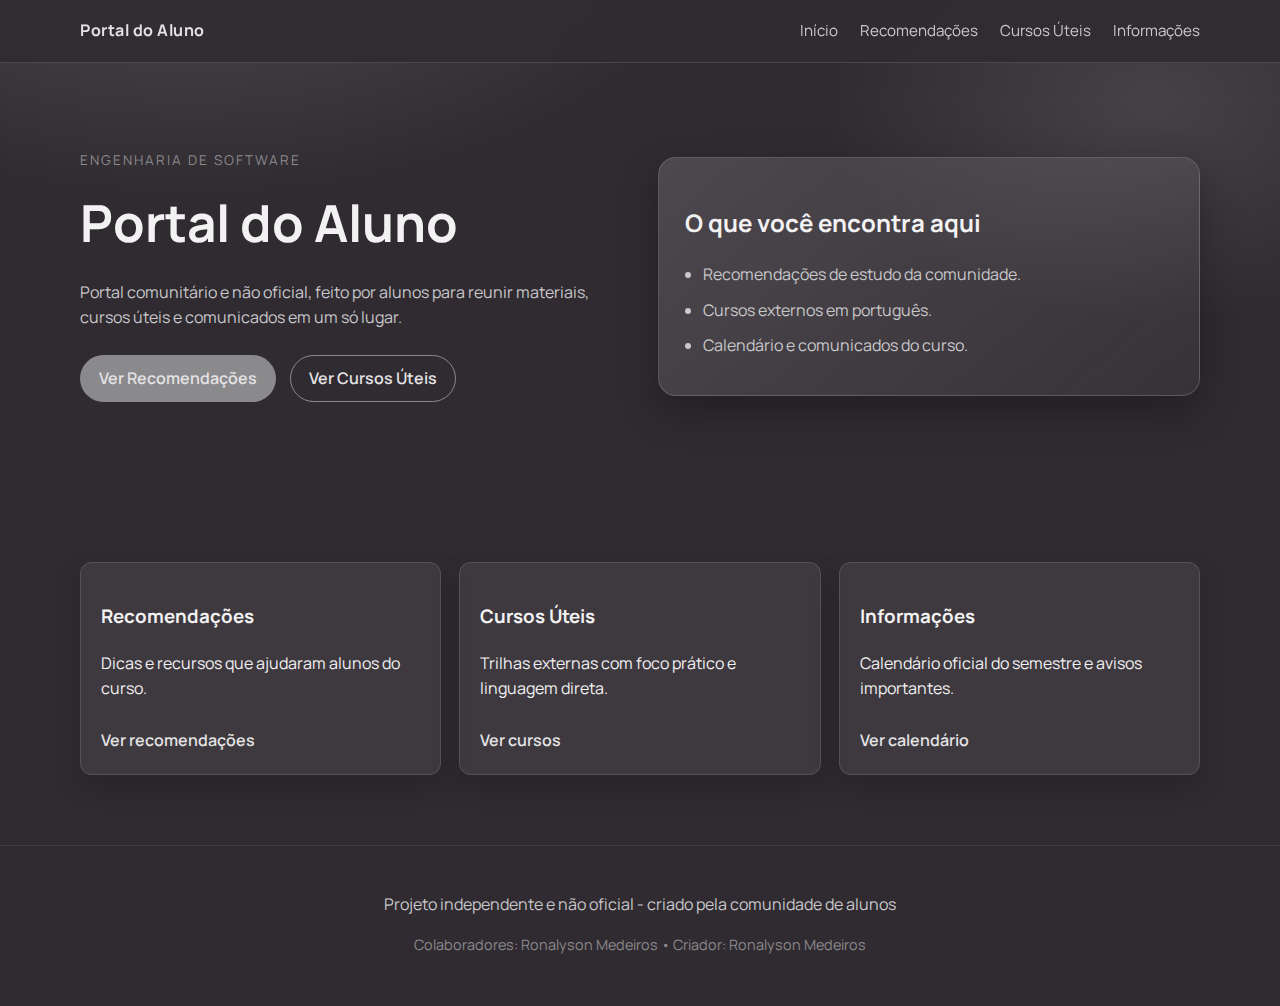
<file: index.html>
﻿<!doctype html>
<html lang="pt-BR">
  <head>
    <meta charset="UTF-8" />
    <meta name="viewport" content="width=device-width, initial-scale=1.0" />
    <title>Portal do Aluno | Engenharia de Software</title>
    <meta
      name="description"
      content="Portal comunitário e não oficial de Engenharia de Software com recomendações, cursos úteis e informações do curso."
    />
    <meta name="robots" content="index, follow" />
    <meta name="author" content="Ronalyson Medeiros" />
    <meta name="theme-color" content="#302b31" />
    <link rel="canonical" href="https://portaldoalunohub.ronalyson.dev/" />
    <meta property="og:title" content="Portal do Aluno | Engenharia de Software" />
    <meta
      property="og:description"
      content="Portal comunitário e não oficial de Engenharia de Software com recomendações, cursos úteis e informações do curso."
    />
    <meta property="og:type" content="website" />
    <meta property="og:url" content="https://portaldoalunohub.ronalyson.dev/" />
    <meta property="og:site_name" content="Portal do Aluno" />
    <meta property="og:locale" content="pt_BR" />
    <meta name="twitter:card" content="summary" />
    <meta name="twitter:title" content="Portal do Aluno | Engenharia de Software" />
    <meta
      name="twitter:description"
      content="Portal comunitário e não oficial de Engenharia de Software com recomendações, cursos úteis e informações do curso."
    />
    <link rel="preconnect" href="https://fonts.googleapis.com" />
    <link rel="preconnect" href="https://fonts.gstatic.com" crossorigin />
    <link
      href="https://fonts.googleapis.com/css2?family=Manrope:wght@300;400;500;600;700&display=swap"
      rel="stylesheet"
    />
    <link rel="stylesheet" href="style.css" />
  </head>
  <body>
    <header class="navbar">
      <div class="container navbar__content">
        <a class="logo" href="index.html">Portal do Aluno</a>
        <nav class="nav">
          <a class="nav__link" href="index.html">Início</a>
          <a class="nav__link" href="recomendacoes.html">Recomendações</a>
          <a class="nav__link" href="cursos.html">Cursos Úteis</a>
          <a class="nav__link" href="informacoes.html">Informações</a>
        </nav>
        <button class="nav__toggle" aria-label="Abrir menu">
          <span></span>
          <span></span>
          <span></span>
        </button>
      </div>
    </header>

    <main>
      <section class="hero">
        <div class="container hero__content">
          <div class="hero__text">
            <p class="eyebrow">Engenharia de Software</p>
            <h1>Portal do Aluno</h1>
            <p class="lead">
              Portal comunitário e não oficial, feito por alunos para reunir
              materiais, cursos úteis e comunicados em um só lugar.
            </p>
            <div class="hero__actions">
              <a class="btn btn--primary" href="recomendacoes.html">
                Ver Recomendações
              </a>
              <a class="btn btn--secondary" href="cursos.html">
                Ver Cursos Úteis
              </a>
            </div>
          </div>
          <div class="hero__panel">
            <h2>O que você encontra aqui</h2>
            <ul>
              <li>Recomendações de estudo da comunidade.</li>
              <li>Cursos externos em português.</li>
              <li>Calendário e comunicados do curso.</li>
            </ul>
          </div>
        </div>
      </section>

      <section class="section">
        <div class="container quick">
          <div class="quick__card">
            <h3>Recomendações</h3>
            <p>Dicas e recursos que ajudaram alunos do curso.</p>
            <a class="link" href="recomendacoes.html">Ver recomendações</a>
          </div>
          <div class="quick__card">
            <h3>Cursos Úteis</h3>
            <p>Trilhas externas com foco prático e linguagem direta.</p>
            <a class="link" href="cursos.html">Ver cursos</a>
          </div>
          <div class="quick__card">
            <h3>Informações</h3>
            <p>Calendário oficial do semestre e avisos importantes.</p>
            <a class="link" href="informacoes.html">Ver calendário</a>
          </div>
        </div>
      </section>
    </main>

    <footer class="footer">
      <div class="container">
        <p>Projeto independente e não oficial - criado pela comunidade de alunos</p>
        <p class="footer__meta">
          Colaboradores: Ronalyson Medeiros • Criador: Ronalyson Medeiros
        </p>
      </div>
    </footer>

    <script src="script.js"></script>
    <script type="application/ld+json">
      {
        "@context": "https://schema.org",
        "@type": "WebSite",
        "name": "Portal do Aluno",
        "url": "https://portaldoalunohub.ronalyson.dev/",
        "description": "Portal comunitário e não oficial de Engenharia de Software com recomendações, cursos úteis e informações do curso.",
        "inLanguage": "pt-BR",
        "creator": {
          "@type": "Person",
          "name": "Ronalyson Medeiros"
        }
      }
    </script>
  </body>
</html>
</file>
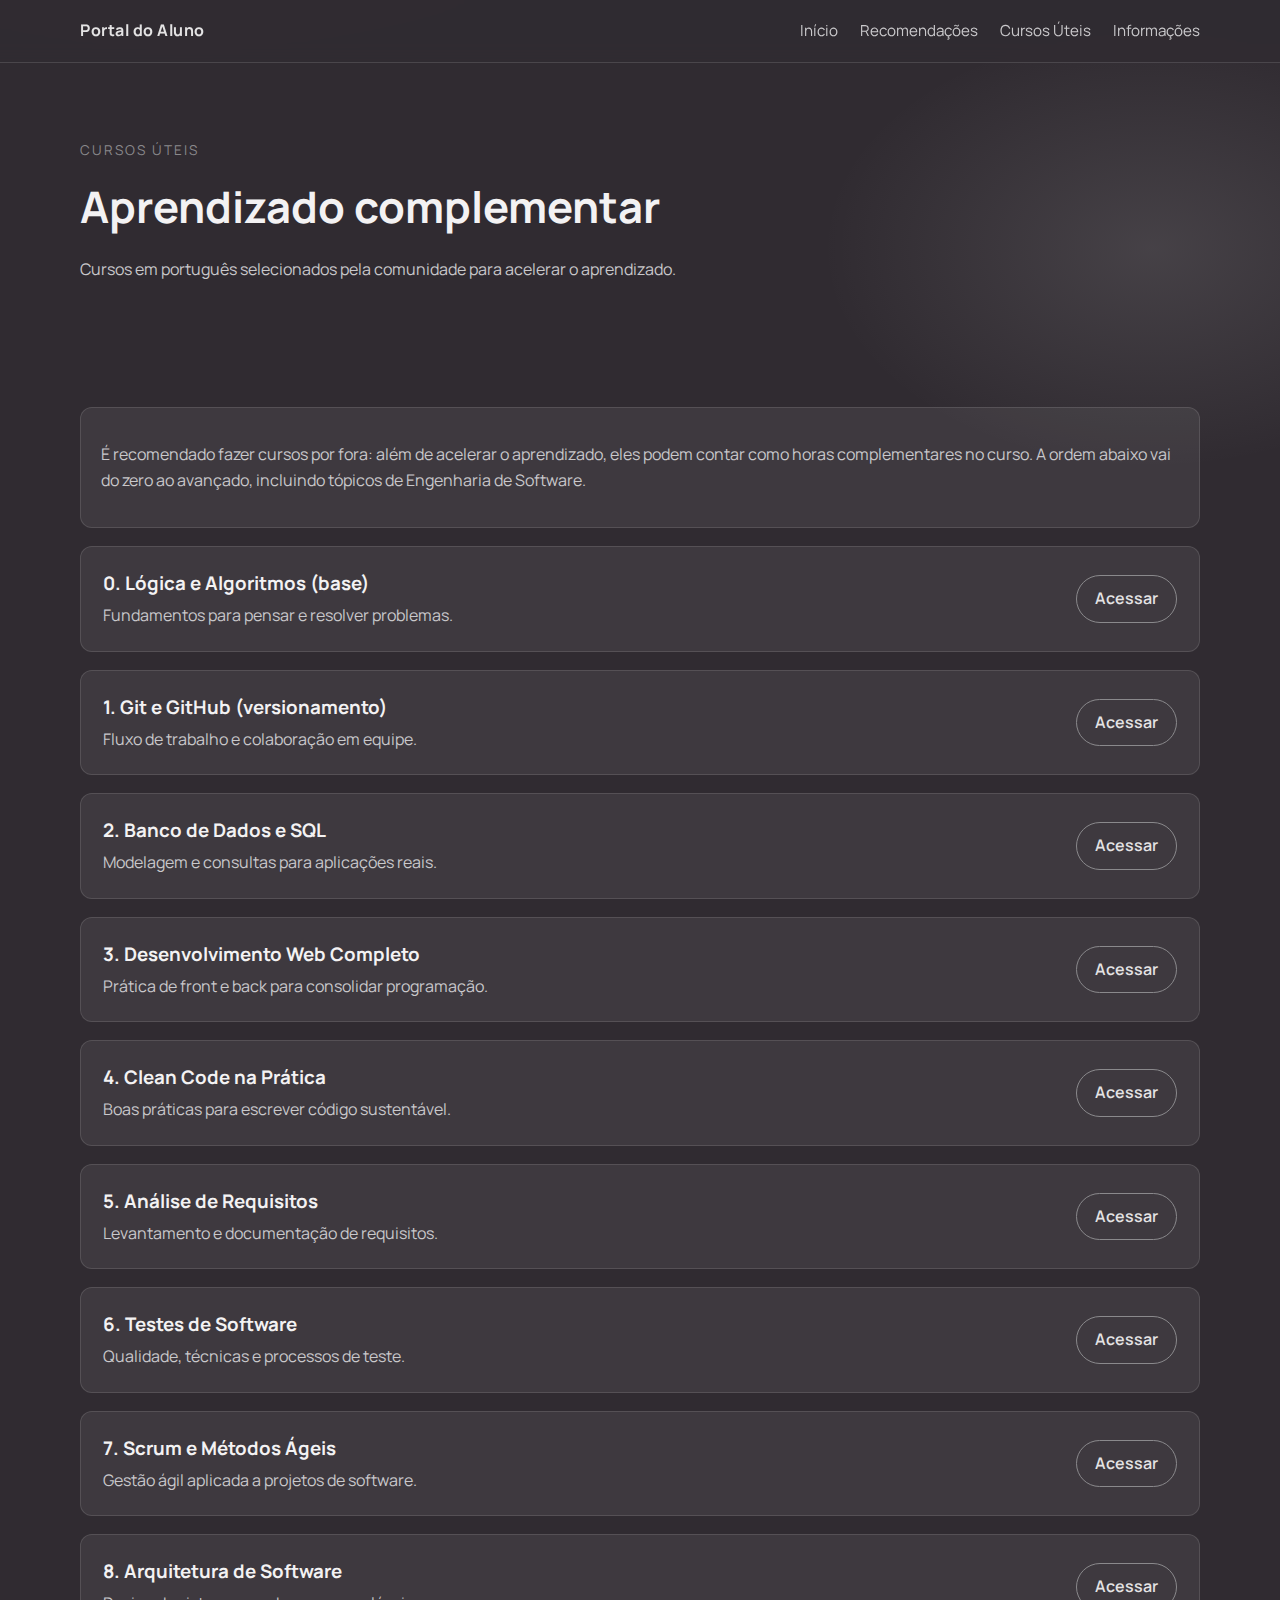
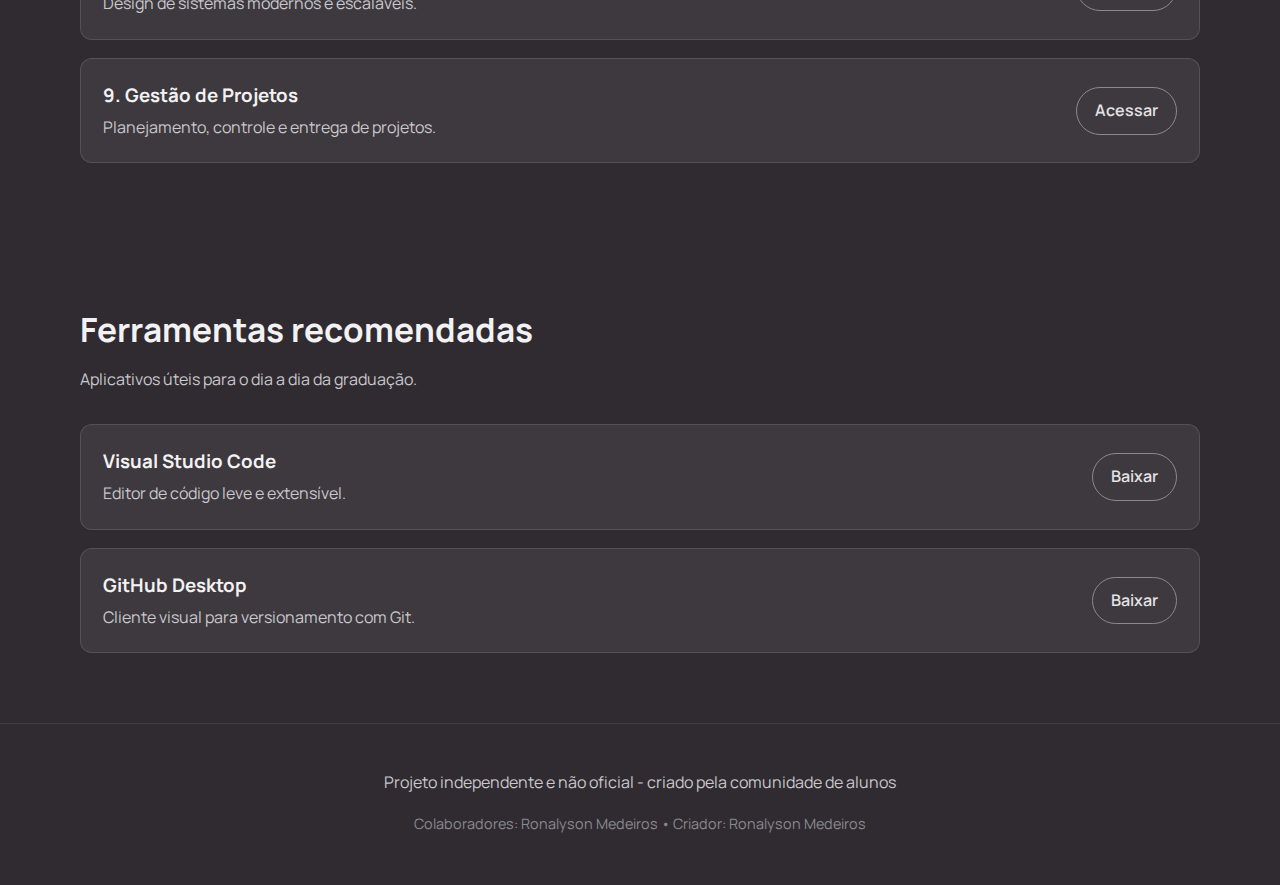
<file: cursos.html>
﻿<!doctype html>
<html lang="pt-BR">
  <head>
    <meta charset="UTF-8" />
    <meta name="viewport" content="width=device-width, initial-scale=1.0" />
    <title>Cursos Úteis | Portal do Aluno</title>
    <link rel="preconnect" href="https://fonts.googleapis.com" />
    <link rel="preconnect" href="https://fonts.gstatic.com" crossorigin />
    <link
      href="https://fonts.googleapis.com/css2?family=Manrope:wght@300;400;500;600;700&display=swap"
      rel="stylesheet"
    />
    <link rel="stylesheet" href="style.css" />
  </head>
  <body>
    <header class="navbar">
      <div class="container navbar__content">
        <a class="logo" href="index.html">Portal do Aluno</a>
        <nav class="nav">
          <a class="nav__link" href="index.html">Início</a>
          <a class="nav__link" href="recomendacoes.html">Recomendações</a>
          <a class="nav__link" href="cursos.html">Cursos Úteis</a>
          <a class="nav__link" href="informacoes.html">Informações</a>
        </nav>
        <button class="nav__toggle" aria-label="Abrir menu">
          <span></span>
          <span></span>
          <span></span>
        </button>
      </div>
    </header>

    <main>
      <section class="page-hero">
        <div class="container">
          <p class="eyebrow">Cursos Úteis</p>
          <h1>Aprendizado complementar</h1>
          <p class="lead">
            Cursos em português selecionados pela comunidade para acelerar o
            aprendizado.
          </p>
        </div>
      </section>

      <section class="section">
        <div class="container">
          <div class="list">
            <div class="note">
              <p>
                É recomendado fazer cursos por fora: além de acelerar o
                aprendizado, eles podem contar como horas complementares no
                curso. A ordem abaixo vai do zero ao avançado, incluindo tópicos
                de Engenharia de Software.
              </p>
            </div>
            <div class="list__item">
              <div>
                <h3>0. Lógica e Algoritmos (base)</h3>
                <p>Fundamentos para pensar e resolver problemas.</p>
              </div>
              <a
                class="btn btn--secondary"
                href="https://www.udemy.com/course/curso-algoritmos-logica-de-programacao/"
                target="_blank"
                rel="noreferrer"
              >
                Acessar
              </a>
            </div>
            <div class="list__item">
              <div>
                <h3>1. Git e GitHub (versionamento)</h3>
                <p>Fluxo de trabalho e colaboração em equipe.</p>
              </div>
              <a
                class="btn btn--secondary"
                href="https://www.udemy.com/course/git-e-github-do-zero-ao-avancado/"
                target="_blank"
                rel="noreferrer"
              >
                Acessar
              </a>
            </div>
            <div class="list__item">
              <div>
                <h3>2. Banco de Dados e SQL</h3>
                <p>Modelagem e consultas para aplicações reais.</p>
              </div>
              <a
                class="btn btn--secondary"
                href="https://www.udemy.com/course/bancos-de-dados-relacionais-basico-avancado/"
                target="_blank"
                rel="noreferrer"
              >
                Acessar
              </a>
            </div>
            <div class="list__item">
              <div>
                <h3>3. Desenvolvimento Web Completo</h3>
                <p>Prática de front e back para consolidar programação.</p>
              </div>
              <a
                class="btn btn--secondary"
                href="https://www.udemy.com/course/curso-desenvolvedor-web-completo/"
                target="_blank"
                rel="noreferrer"
              >
                Acessar
              </a>
            </div>
            <div class="list__item">
              <div>
                <h3>4. Clean Code na Prática</h3>
                <p>Boas práticas para escrever código sustentável.</p>
              </div>
              <a
                class="btn btn--secondary"
                href="https://www.udemy.com/course/clean-code-na-pratica/"
                target="_blank"
                rel="noreferrer"
              >
                Acessar
              </a>
            </div>
            <div class="list__item">
              <div>
                <h3>5. Análise de Requisitos</h3>
                <p>Levantamento e documentação de requisitos.</p>
              </div>
              <a
                class="btn btn--secondary"
                href="https://www.udemy.com/course/aprenda-a-mapear-requisitos-solidos-com-historias-de-usuario/"
                target="_blank"
                rel="noreferrer"
              >
                Acessar
              </a>
            </div>
            <div class="list__item">
              <div>
                <h3>6. Testes de Software</h3>
                <p>Qualidade, técnicas e processos de teste.</p>
              </div>
              <a
                class="btn btn--secondary"
                href="https://www.udemy.com/course/teste-de-software-completo-fundamentos/"
                target="_blank"
                rel="noreferrer"
              >
                Acessar
              </a>
            </div>
            <div class="list__item">
              <div>
                <h3>7. Scrum e Métodos Ágeis</h3>
                <p>Gestão ágil aplicada a projetos de software.</p>
              </div>
              <a
                class="btn btn--secondary"
                href="https://www.udemy.com/course/agilscrum/"
                target="_blank"
                rel="noreferrer"
              >
                Acessar
              </a>
            </div>
            <div class="list__item">
              <div>
                <h3>8. Arquitetura de Software</h3>
                <p>Design de sistemas modernos e escaláveis.</p>
              </div>
              <a
                class="btn btn--secondary"
                href="https://www.udemy.com/course/arquitetura-de-software-design-de-sistemas-modernos/"
                target="_blank"
                rel="noreferrer"
              >
                Acessar
              </a>
            </div>
            <div class="list__item">
              <div>
                <h3>9. Gestão de Projetos</h3>
                <p>Planejamento, controle e entrega de projetos.</p>
              </div>
              <a
                class="btn btn--secondary"
                href="https://www.udemy.com/course/planejamento-gestao-de-projetos-tradicional-pmi-completo/"
                target="_blank"
                rel="noreferrer"
              >
                Acessar
              </a>
            </div>
          </div>
        </div>
      </section>

      <section class="section">
        <div class="container">
          <div class="section__header">
            <h2>Ferramentas recomendadas</h2>
            <p>Aplicativos úteis para o dia a dia da graduação.</p>
          </div>
          <div class="list">
            <div class="list__item">
              <div>
                <h3>Visual Studio Code</h3>
                <p>Editor de código leve e extensível.</p>
              </div>
              <a
                class="btn btn--secondary"
                href="https://code.visualstudio.com/"
                target="_blank"
                rel="noreferrer"
              >
                Baixar
              </a>
            </div>
            <div class="list__item">
              <div>
                <h3>GitHub Desktop</h3>
                <p>Cliente visual para versionamento com Git.</p>
              </div>
              <a
                class="btn btn--secondary"
                href="https://desktop.github.com/"
                target="_blank"
                rel="noreferrer"
              >
                Baixar
              </a>
            </div>
          </div>
        </div>
      </section>
    </main>

    <footer class="footer">
      <div class="container">
        <p>Projeto independente e não oficial - criado pela comunidade de alunos</p>
        <p class="footer__meta">
          Colaboradores: Ronalyson Medeiros • Criador: Ronalyson Medeiros
        </p>
      </div>
    </footer>

    <script src="script.js"></script>
  </body>
</html>
</file>
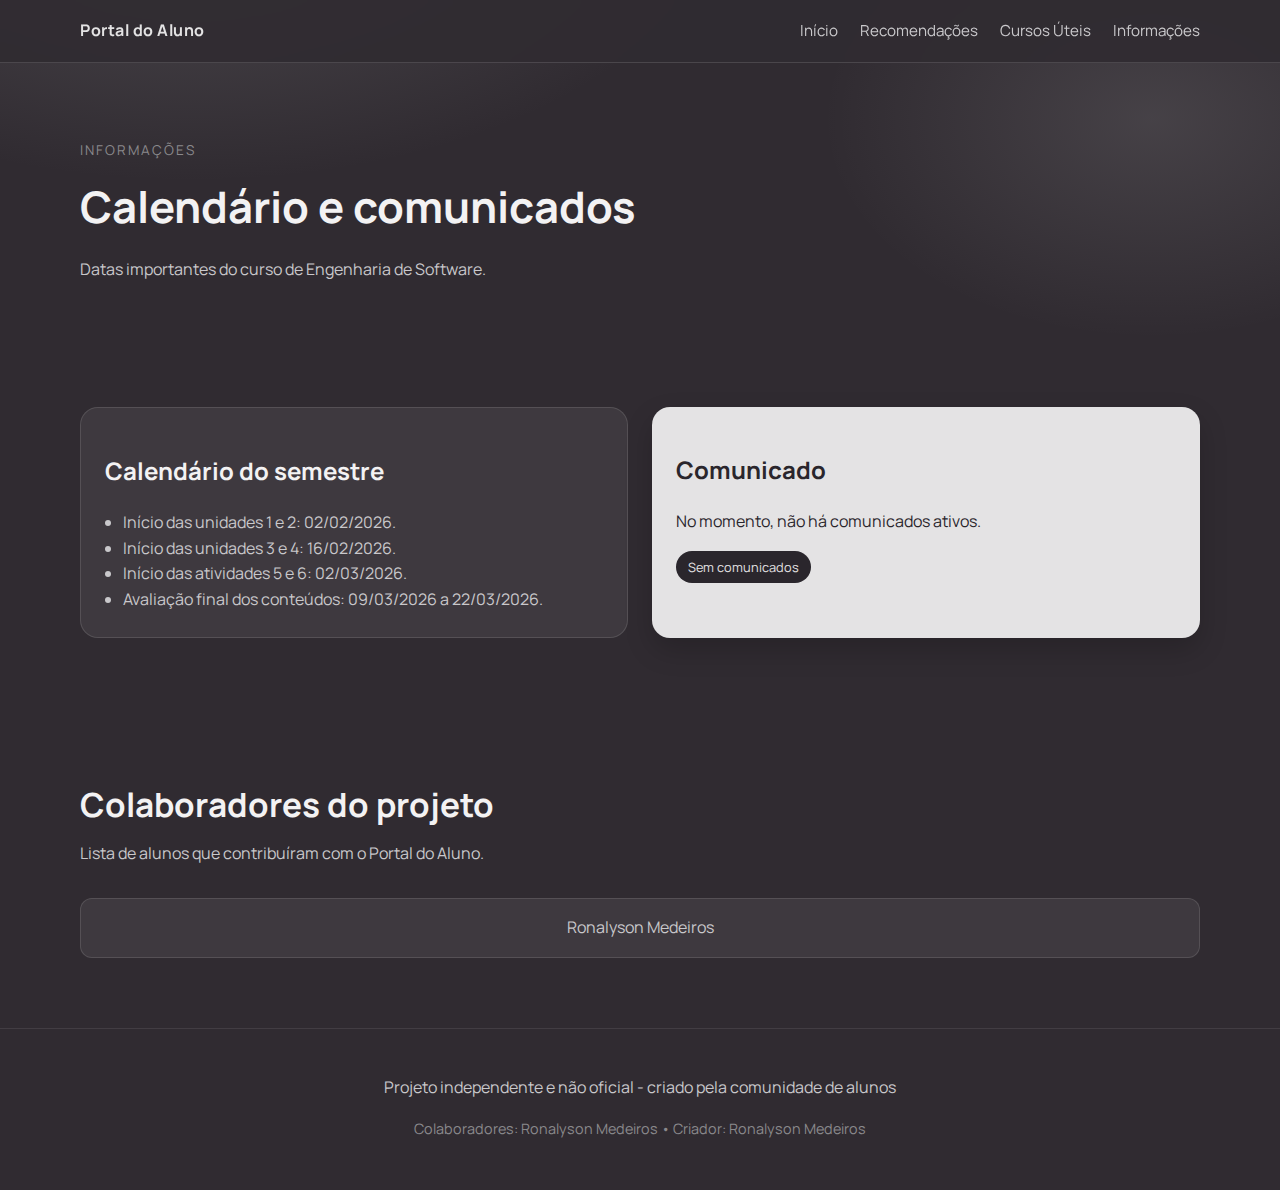
<file: informacoes.html>
﻿<!doctype html>
<html lang="pt-BR">
  <head>
    <meta charset="UTF-8" />
    <meta name="viewport" content="width=device-width, initial-scale=1.0" />
    <title>Informações | Portal do Aluno</title>
    <link rel="preconnect" href="https://fonts.googleapis.com" />
    <link rel="preconnect" href="https://fonts.gstatic.com" crossorigin />
    <link
      href="https://fonts.googleapis.com/css2?family=Manrope:wght@300;400;500;600;700&display=swap"
      rel="stylesheet"
    />
    <link rel="stylesheet" href="style.css" />
  </head>
  <body>
    <header class="navbar">
      <div class="container navbar__content">
        <a class="logo" href="index.html">Portal do Aluno</a>
        <nav class="nav">
          <a class="nav__link" href="index.html">Início</a>
          <a class="nav__link" href="recomendacoes.html">Recomendações</a>
          <a class="nav__link" href="cursos.html">Cursos Úteis</a>
          <a class="nav__link" href="informacoes.html">Informações</a>
        </nav>
        <button class="nav__toggle" aria-label="Abrir menu">
          <span></span>
          <span></span>
          <span></span>
        </button>
      </div>
    </header>

    <main>
      <section class="page-hero">
        <div class="container">
          <p class="eyebrow">Informações</p>
          <h1>Calendário e comunicados</h1>
          <p class="lead">Datas importantes do curso de Engenharia de Software.</p>
        </div>
      </section>

      <section class="section">
        <div class="container info">
          <div class="info__main">
            <h2>Calendário do semestre</h2>
            <ul class="info__list">
              <li>Início das unidades 1 e 2: 02/02/2026.</li>
              <li>Início das unidades 3 e 4: 16/02/2026.</li>
              <li>Início das atividades 5 e 6: 02/03/2026.</li>
              <li>Avaliação final dos conteúdos: 09/03/2026 a 22/03/2026.</li>
            </ul>
          </div>
          <aside class="info__highlight">
            <h2>Comunicado</h2>
            <p>
              No momento, não há comunicados ativos.
            </p>
            <span class="tag tag--dark">Sem comunicados</span>
          </aside>
        </div>
      </section>

      <section class="section">
        <div class="container">
          <div class="section__header">
            <h2>Colaboradores do projeto</h2>
            <p>Lista de alunos que contribuíram com o Portal do Aluno.</p>
          </div>
          <div class="collab">
            <div class="collab__item">Ronalyson Medeiros</div>
          </div>
        </div>
      </section>
    </main>

    <footer class="footer">
      <div class="container">
        <p>Projeto independente e não oficial - criado pela comunidade de alunos</p>
        <p class="footer__meta">
          Colaboradores: Ronalyson Medeiros • Criador: Ronalyson Medeiros
        </p>
      </div>
    </footer>

    <script src="script.js"></script>
  </body>
</html>
</file>
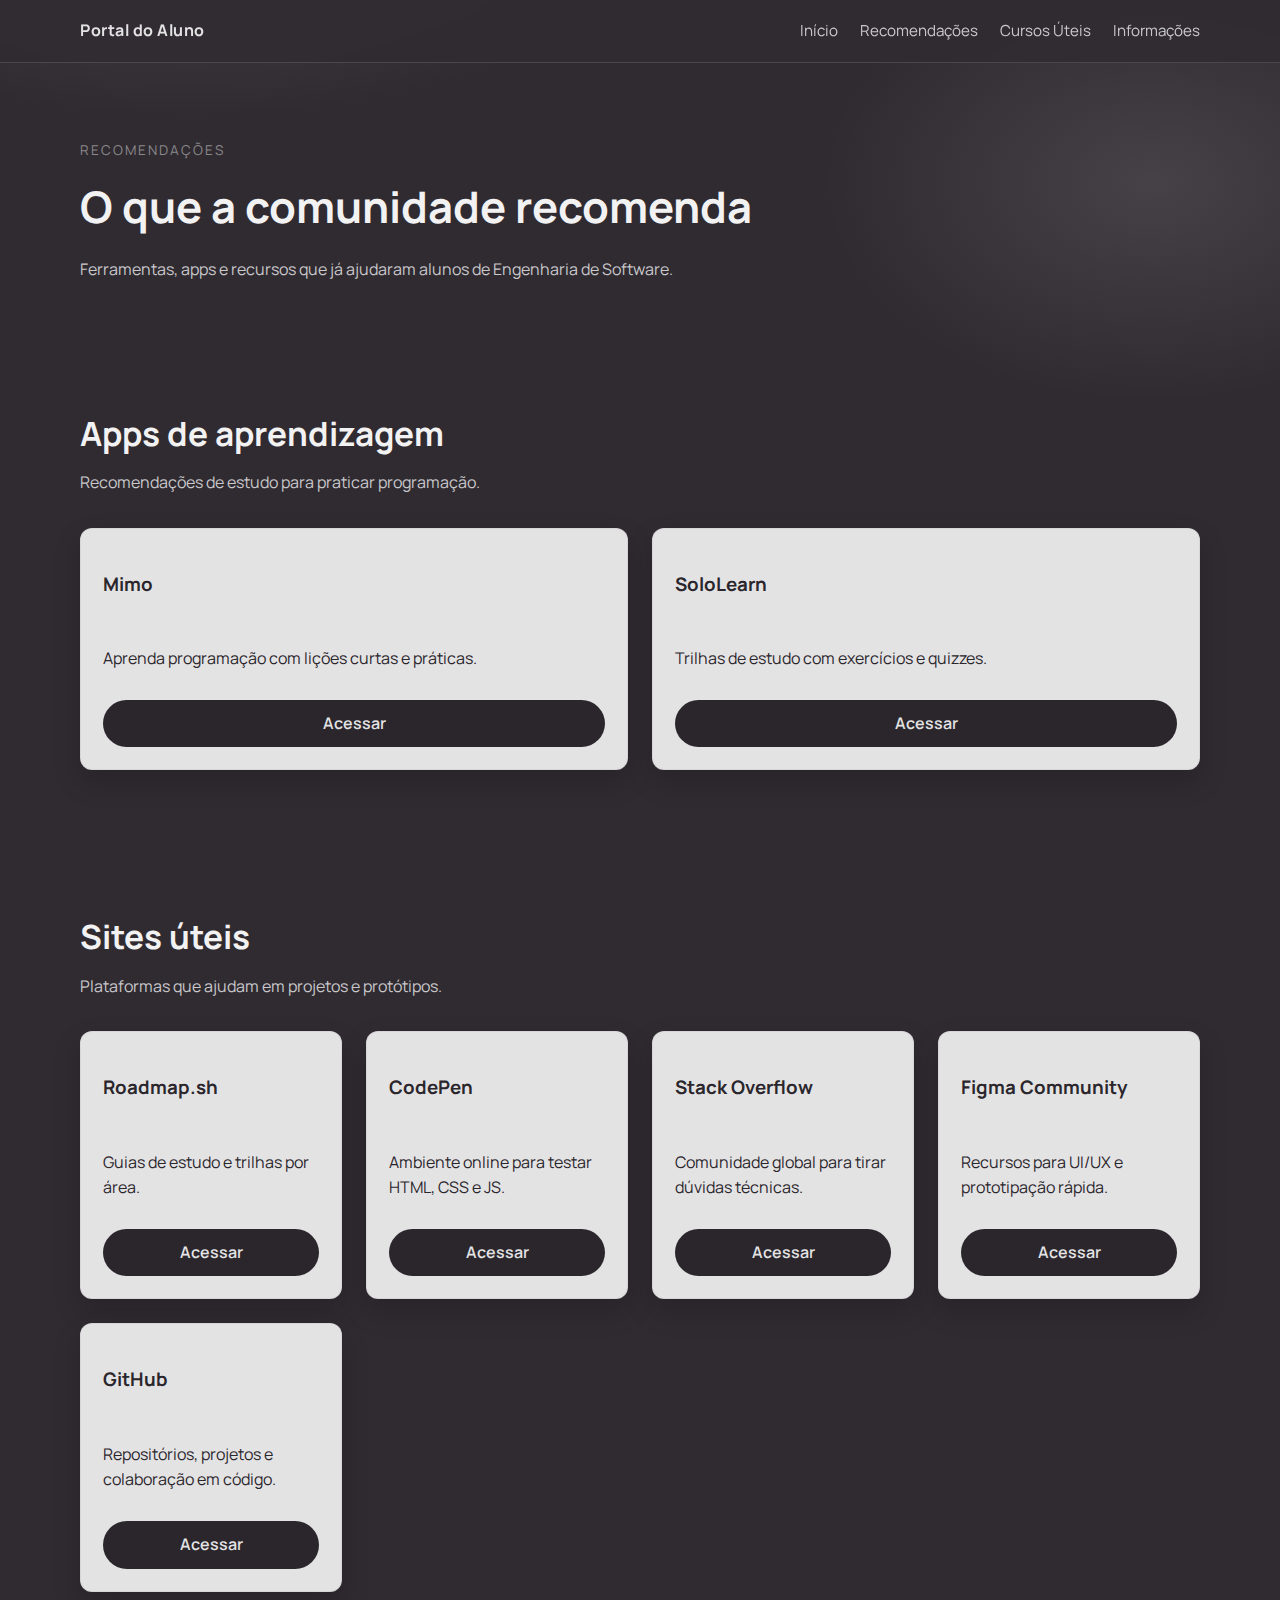
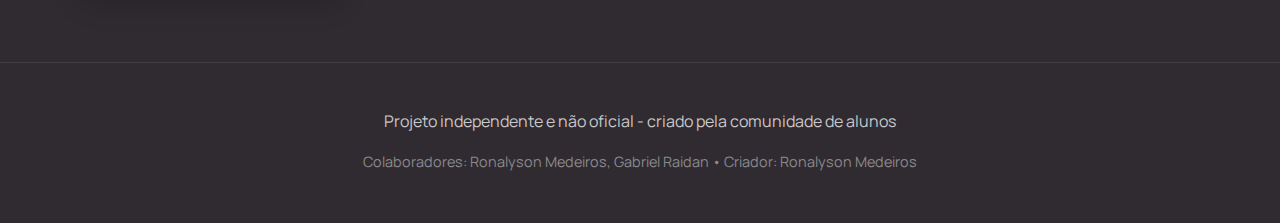
<file: recomendacoes.html>
﻿<!doctype html>
<html lang="pt-BR">
  <head>
    <meta charset="UTF-8" />
    <meta name="viewport" content="width=device-width, initial-scale=1.0" />
    <title>Recomendações | Portal do Aluno</title>
    <meta
      name="description"
      content="Recomendações de aplicativos e sites úteis para estudantes de Engenharia de Software."
    />
    <meta name="robots" content="index, follow" />
    <meta name="author" content="Ronalyson Medeiros" />
    <meta name="theme-color" content="#302b31" />
    <link
      rel="canonical"
      href="https://portaldoalunohub.ronalyson.dev/recomendacoes.html"
    />
    <meta property="og:title" content="Recomendações | Portal do Aluno" />
    <meta
      property="og:description"
      content="Recomendações de aplicativos e sites úteis para estudantes de Engenharia de Software."
    />
    <meta property="og:type" content="website" />
    <meta
      property="og:url"
      content="https://portaldoalunohub.ronalyson.dev/recomendacoes.html"
    />
    <meta property="og:site_name" content="Portal do Aluno" />
    <meta property="og:locale" content="pt_BR" />
    <meta name="twitter:card" content="summary" />
    <meta name="twitter:title" content="Recomendações | Portal do Aluno" />
    <meta
      name="twitter:description"
      content="Recomendações de aplicativos e sites úteis para estudantes de Engenharia de Software."
    />
    <link rel="preconnect" href="https://fonts.googleapis.com" />
    <link rel="preconnect" href="https://fonts.gstatic.com" crossorigin />
    <link
      href="https://fonts.googleapis.com/css2?family=Manrope:wght@300;400;500;600;700&display=swap"
      rel="stylesheet"
    />
    <link rel="stylesheet" href="style.css" />
  </head>
  <body>
    <header class="navbar">
      <div class="container navbar__content">
        <a class="logo" href="index.html">Portal do Aluno</a>
        <nav class="nav">
          <a class="nav__link" href="index.html">Início</a>
          <a class="nav__link" href="recomendacoes.html">Recomendações</a>
          <a class="nav__link" href="cursos.html">Cursos Úteis</a>
          <a class="nav__link" href="informacoes.html">Informações</a>
        </nav>
        <button class="nav__toggle" aria-label="Abrir menu">
          <span></span>
          <span></span>
          <span></span>
        </button>
      </div>
    </header>

    <main>
      <section class="page-hero">
        <div class="container">
          <p class="eyebrow">Recomendações</p>
          <h1>O que a comunidade recomenda</h1>
          <p class="lead">
            Ferramentas, apps e recursos que já ajudaram alunos de Engenharia de
            Software.
          </p>
        </div>
      </section>

      <section class="section">
        <div class="container">
          <div class="section__header">
            <h2>Apps de aprendizagem</h2>
            <p>Recomendações de estudo para praticar programação.</p>
          </div>
          <div class="grid">
            <article class="card">
              <h3>Mimo</h3>
              <p>Aprenda programação com lições curtas e práticas.</p>
              <a class="btn btn--ghost" href="https://mimo.org/" target="_blank" rel="noreferrer">
                Acessar
              </a>
            </article>
            <article class="card">
              <h3>SoloLearn</h3>
              <p>Trilhas de estudo com exercícios e quizzes.</p>
              <a class="btn btn--ghost" href="https://www.sololearn.com/" target="_blank" rel="noreferrer">
                Acessar
              </a>
            </article>
          </div>
        </div>
      </section>

      <section class="section">
        <div class="container">
          <div class="section__header">
            <h2>Sites úteis</h2>
            <p>Plataformas que ajudam em projetos e protótipos.</p>
          </div>
          <div class="grid">
            <article class="card">
              <h3>Roadmap.sh</h3>
              <p>Guias de estudo e trilhas por área.</p>
              <a class="btn btn--ghost" href="https://roadmap.sh" target="_blank" rel="noreferrer">
                Acessar
              </a>
            </article>
            <article class="card">
              <h3>CodePen</h3>
              <p>Ambiente online para testar HTML, CSS e JS.</p>
              <a class="btn btn--ghost" href="https://codepen.io/" target="_blank" rel="noreferrer">
                Acessar
              </a>
            </article>
            <article class="card">
              <h3>Stack Overflow</h3>
              <p>Comunidade global para tirar dúvidas técnicas.</p>
              <a class="btn btn--ghost" href="https://stackoverflow.com/" target="_blank" rel="noreferrer">
                Acessar
              </a>
            </article>
            <article class="card">
              <h3>Figma Community</h3>
              <p>Recursos para UI/UX e prototipação rápida.</p>
              <a class="btn btn--ghost" href="https://www.figma.com/community/" target="_blank" rel="noreferrer">
                Acessar
              </a>
            </article>
            <article class="card">
              <h3>GitHub</h3>
              <p>Repositórios, projetos e colaboração em código.</p>
              <a class="btn btn--ghost" href="https://github.com/" target="_blank" rel="noreferrer">
                Acessar
              </a>
            </article>
          </div>
        </div>
      </section>
    </main>

    <footer class="footer">
      <div class="container">
        <p>Projeto independente e não oficial - criado pela comunidade de alunos</p>
        <p class="footer__meta">
          Colaboradores: Ronalyson Medeiros, Gabriel Raidan • Criador: Ronalyson Medeiros
        </p>
      </div>
    </footer>

    <script src="script.js"></script>
    <script type="application/ld+json">
      {
        "@context": "https://schema.org",
        "@type": "CollectionPage",
        "name": "Recomendações",
        "url": "https://portaldoalunohub.ronalyson.dev/recomendacoes.html",
        "inLanguage": "pt-BR",
        "isPartOf": {
          "@type": "WebSite",
          "name": "Portal do Aluno",
          "url": "https://portaldoalunohub.ronalyson.dev/"
        }
      }
    </script>
  </body>
</html>
</file>
<file: style.css>
﻿:root {
  --bg: #302b31;
  --secondary: #8a898c;
  --light: #e4e3e4;
  --text: #f3f2f3;
  --muted: #c9c8cb;
  --shadow: 0 16px 40px rgba(0, 0, 0, 0.3);
  --shadow-soft: 0 12px 28px rgba(0, 0, 0, 0.18);
  --radius: 18px;
  --radius-sm: 12px;
  --transition: 200ms ease;
}

* {
  box-sizing: border-box;
}

html {
  scroll-behavior: smooth;
}

body {
  margin: 0;
  font-family: "Manrope", sans-serif;
  background:
    radial-gradient(900px 500px at 15% -10%, rgba(138, 137, 140, 0.35), transparent 60%),
    radial-gradient(600px 400px at 90% 10%, rgba(228, 227, 228, 0.12), transparent 55%),
    var(--bg);
  color: var(--text);
  line-height: 1.6;
}

img {
  max-width: 100%;
  display: block;
}

a {
  color: inherit;
  text-decoration: none;
}

.container {
  width: min(1120px, 90%);
  margin: 0 auto;
}

/* Navbar */
.navbar {
  position: fixed;
  top: 0;
  left: 0;
  right: 0;
  z-index: 999;
  background: rgba(48, 43, 49, 0.92);
  backdrop-filter: blur(8px);
  border-bottom: 1px solid rgba(138, 137, 140, 0.3);
}

.navbar__content {
  display: flex;
  align-items: center;
  justify-content: space-between;
  padding: 18px 0;
}

.logo {
  font-weight: 700;
  letter-spacing: 0.5px;
  color: var(--light);
}

.nav {
  display: flex;
  gap: 22px;
}

.nav__link {
  color: var(--muted);
  font-size: 0.95rem;
  transition: color var(--transition);
}

.nav__link:hover {
  color: var(--light);
}

.nav__toggle {
  display: none;
  background: transparent;
  border: 0;
  width: 44px;
  height: 32px;
  padding: 0;
  flex-direction: column;
  justify-content: center;
  gap: 6px;
  cursor: pointer;
}

.nav__toggle span {
  display: block;
  height: 2px;
  width: 100%;
  background: var(--light);
  border-radius: 999px;
}

/* Hero */
.hero {
  padding: 150px 0 90px;
}

.hero__content {
  display: grid;
  gap: 36px;
  align-items: center;
  grid-template-columns: repeat(auto-fit, minmax(260px, 1fr));
}

.hero__text h1 {
  font-size: clamp(2.2rem, 4vw, 3.4rem);
  margin: 0 0 14px;
}

.eyebrow {
  font-size: 0.85rem;
  text-transform: uppercase;
  letter-spacing: 2px;
  color: var(--secondary);
  margin: 0 0 10px;
}

.lead {
  color: var(--muted);
  margin-bottom: 24px;
}

.hero__actions {
  display: flex;
  gap: 14px;
  flex-wrap: wrap;
}

.hero__panel {
  background: linear-gradient(140deg, rgba(228, 227, 228, 0.16), rgba(138, 137, 140, 0.08));
  border: 1px solid rgba(138, 137, 140, 0.4);
  padding: 26px;
  border-radius: var(--radius);
  box-shadow: var(--shadow);
}

.hero__panel ul {
  margin: 14px 0 0;
  padding-left: 18px;
  color: var(--muted);
}

.hero__panel li {
  margin-bottom: 10px;
}

.tag {
  display: inline-flex;
  align-items: center;
  padding: 6px 12px;
  border-radius: 999px;
  font-size: 0.8rem;
  background: rgba(138, 137, 140, 0.2);
  color: var(--light);
}

.tag--dark {
  background: #2a262c;
  color: var(--light);
}

/* Page hero */
.page-hero {
  padding: 140px 0 30px;
}

.page-hero h1 {
  font-size: clamp(2rem, 3.4vw, 3rem);
  margin: 0 0 10px;
}

/* Quick links */
.quick {
  display: grid;
  gap: 18px;
  grid-template-columns: repeat(auto-fit, minmax(220px, 1fr));
}

.quick__card {
  background: rgba(228, 227, 228, 0.08);
  border: 1px solid rgba(138, 137, 140, 0.3);
  border-radius: var(--radius-sm);
  padding: 20px;
  box-shadow: var(--shadow-soft);
}

.link {
  display: inline-flex;
  margin-top: 10px;
  color: var(--light);
  font-weight: 600;
}

.link:hover {
  color: var(--secondary);
}

/* Sections */
.section {
  padding: 70px 0;
}

.section__header {
  margin-bottom: 32px;
}

.section__header h2 {
  margin: 0 0 10px;
  font-size: clamp(1.6rem, 2.6vw, 2.4rem);
}

.section__header p {
  color: var(--muted);
  margin: 0;
}

/* Cards Grid */
.grid {
  display: grid;
  gap: 24px;
  grid-template-columns: repeat(auto-fit, minmax(240px, 1fr));
}

.card {
  background: var(--light);
  color: #2a262c;
  border-radius: var(--radius-sm);
  padding: 22px;
  box-shadow: var(--shadow-soft);
  transition: transform var(--transition), box-shadow var(--transition);
  display: flex;
  flex-direction: column;
  gap: 12px;
  border: 1px solid rgba(138, 137, 140, 0.15);
}

.card:hover {
  transform: translateY(-6px);
  box-shadow: 0 18px 36px rgba(0, 0, 0, 0.35);
}

/* List */
.list {
  display: grid;
  gap: 18px;
}

.list__item {
  background: rgba(228, 227, 228, 0.08);
  border: 1px solid rgba(138, 137, 140, 0.3);
  border-radius: var(--radius-sm);
  padding: 22px;
  display: flex;
  align-items: center;
  justify-content: space-between;
  gap: 20px;
  transition: transform var(--transition), border-color var(--transition);
}

.list__item:hover {
  transform: translateY(-4px);
  border-color: rgba(228, 227, 228, 0.4);
}

.note {
  background: rgba(228, 227, 228, 0.08);
  border: 1px solid rgba(138, 137, 140, 0.3);
  border-radius: var(--radius-sm);
  padding: 18px 20px;
  color: var(--muted);
}

.collab {
  display: grid;
  gap: 16px;
  grid-template-columns: repeat(auto-fit, minmax(180px, 1fr));
}

.collab__item {
  background: rgba(228, 227, 228, 0.08);
  border: 1px solid rgba(138, 137, 140, 0.3);
  border-radius: var(--radius-sm);
  padding: 16px;
  text-align: center;
  color: var(--muted);
}

.list__item h3 {
  margin: 0 0 4px;
}

.list__item p {
  margin: 0;
  color: var(--muted);
}

/* Info section */
.info {
  display: grid;
  gap: 24px;
  grid-template-columns: repeat(auto-fit, minmax(260px, 1fr));
}

.info__main {
  background: rgba(228, 227, 228, 0.08);
  border: 1px solid rgba(138, 137, 140, 0.3);
  border-radius: var(--radius);
  padding: 24px;
}

.info__list {
  margin: 12px 0 0;
  padding-left: 18px;
  color: var(--muted);
}

.info__highlight {
  background: var(--light);
  color: #2a262c;
  border-radius: var(--radius);
  padding: 24px;
  box-shadow: var(--shadow-soft);
}

/* Buttons */
.btn {
  display: inline-flex;
  align-items: center;
  justify-content: center;
  padding: 10px 18px;
  border-radius: 999px;
  border: 1px solid transparent;
  font-weight: 600;
  cursor: pointer;
  transition: transform var(--transition), box-shadow var(--transition), background var(--transition);
}

.btn--primary {
  background: var(--secondary);
  color: var(--light);
}

.btn--primary:hover {
  transform: translateY(-3px);
  box-shadow: 0 12px 25px rgba(0, 0, 0, 0.3);
}

.btn--secondary {
  background: transparent;
  border-color: var(--secondary);
  color: var(--light);
}

.btn--secondary:hover {
  background: rgba(138, 137, 140, 0.25);
  transform: translateY(-3px);
}

.btn--ghost {
  background: #2a262c;
  color: var(--light);
}

.btn--ghost:hover {
  transform: translateY(-3px);
}

/* Footer */
.footer {
  padding: 30px 0 50px;
  text-align: center;
  color: var(--muted);
  border-top: 1px solid rgba(138, 137, 140, 0.2);
}

.footer__meta {
  margin: 6px 0 0;
  font-size: 0.9rem;
  color: var(--secondary);
}

/* Responsive */
@media (max-width: 900px) {
  .nav {
    position: absolute;
    top: 70px;
    right: 5%;
    background: rgba(48, 43, 49, 0.95);
    border: 1px solid rgba(138, 137, 140, 0.3);
    border-radius: var(--radius-sm);
    padding: 16px;
    flex-direction: column;
    gap: 12px;
    display: none;
  }

  .nav.is-open {
    display: flex;
  }

  .nav__toggle {
    display: flex;
  }

  .list__item {
    flex-direction: column;
    align-items: flex-start;
  }
}

@media (max-width: 600px) {
  .hero {
    padding-top: 120px;
  }

  .navbar__content {
    padding: 14px 0;
  }
}
</file>
